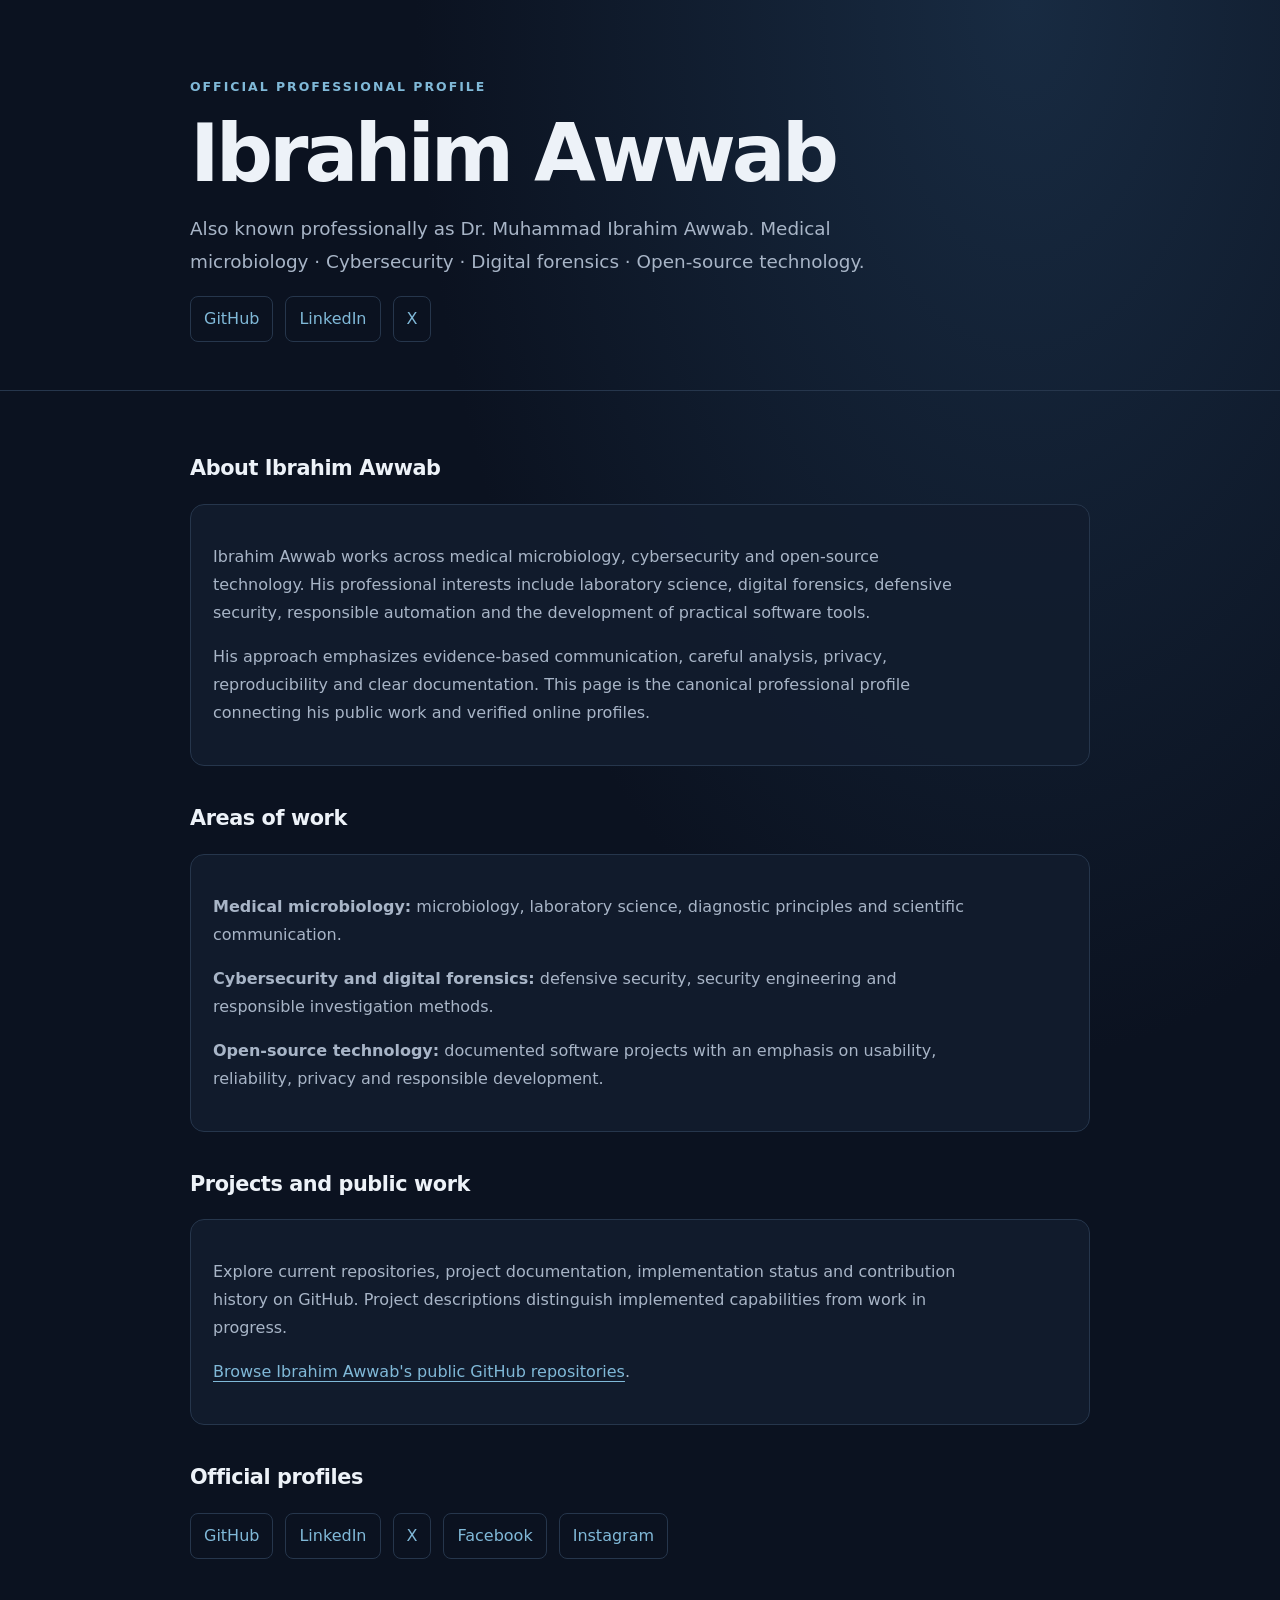
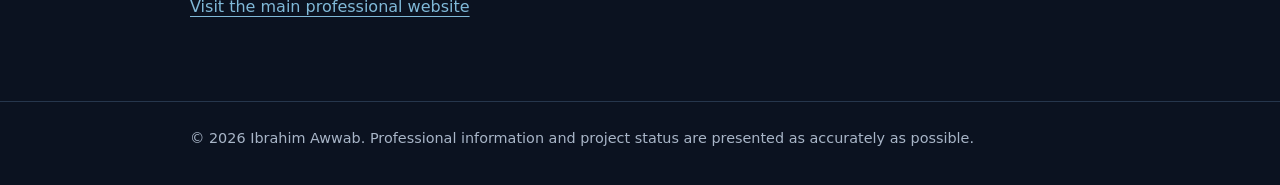
<file: founder/ibrahim-awwab/index.html>
<!doctype html>
<html lang="en">
<head>
  <meta charset="utf-8">
  <meta name="viewport" content="width=device-width, initial-scale=1">
  <meta name="theme-color" content="#101827">
  <meta name="description" content="Official professional profile of Ibrahim Awwab, also known as Dr. Muhammad Ibrahim Awwab. Explore his work in medical microbiology, cybersecurity, digital forensics and open-source technology.">
  <link rel="canonical" href="https://ibrahimawwab.github.io/founder/ibrahim-awwab/">
  <meta property="og:type" content="profile">
  <meta property="og:title" content="Ibrahim Awwab — Professional Profile">
  <meta property="og:description" content="Medical microbiology, cybersecurity, digital forensics and open-source technology.">
  <meta property="og:url" content="https://ibrahimawwab.github.io/founder/ibrahim-awwab/">
  <meta name="twitter:card" content="summary">
  <title>Ibrahim Awwab — Professional Profile</title>
  <script type="application/ld+json">
  {
    "@context": "https://schema.org",
    "@type": "Person",
    "@id": "https://ibrahimawwab.github.io/founder/ibrahim-awwab/#person",
    "name": "Ibrahim Awwab",
    "alternateName": "Dr. Muhammad Ibrahim Awwab",
    "url": "https://ibrahimawwab.github.io/founder/ibrahim-awwab/",
    "description": "Ibrahim Awwab is a medical microbiologist and cybersecurity specialist with interests in digital forensics, responsible technology and open-source software.",
    "jobTitle": [
      "Medical Microbiologist",
      "Cybersecurity Specialist",
      "Open-Source Builder"
    ],
    "sameAs": [
      "https://github.com/ibrahimawwab",
      "https://www.linkedin.com/in/ibrahimawwab",
      "https://twitter.com/ibrahimawwab",
      "https://www.facebook.com/drawwabnotes",
      "https://www.instagram.com/awwab2010"
    ]
  }
  </script>
  <style>
    :root{color-scheme:dark;--bg:#0b1220;--panel:#121d2e;--text:#edf2f8;--muted:#a8b5c7;--line:#26364c;--accent:#80b9d8}
    *{box-sizing:border-box}
    body{margin:0;background:radial-gradient(ellipse at 80% 0%,#182b42 0,transparent 42%),var(--bg);color:var(--text);font:16px/1.75 system-ui,-apple-system,BlinkMacSystemFont,"Segoe UI",sans-serif}
    a{color:var(--accent);text-underline-offset:4px}
    a:hover{color:#c4e5f5}
    .wrap{width:min(900px,calc(100% - 40px));margin:auto}
    header{padding:76px 0 48px;border-bottom:1px solid var(--line)}
    .eyebrow{color:var(--accent);font-size:.78rem;font-weight:700;letter-spacing:.16em;text-transform:uppercase}
    h1{margin:14px 0;font-size:clamp(2.5rem,8vw,5rem);line-height:1.04;letter-spacing:-.05em}
    .lead{max-width:720px;color:var(--muted);font-size:1.15rem}
    main{padding:42px 0 64px}
    section{margin-bottom:34px}
    h2{font-size:1.3rem;letter-spacing:-.02em}
    p{max-width:760px;color:var(--muted)}
    .panel{padding:22px;background:rgba(18,29,46,.86);border:1px solid var(--line);border-radius:14px}
    .links{display:flex;flex-wrap:wrap;gap:12px}
    .links a{padding:8px 13px;border:1px solid var(--line);border-radius:8px;text-decoration:none}
    footer{padding:24px 0 34px;border-top:1px solid var(--line);color:var(--muted);font-size:.9rem}
    :focus-visible{outline:3px solid var(--accent);outline-offset:3px}
  </style>
</head>
<body>
  <header>
    <div class="wrap">
      <div class="eyebrow">Official professional profile</div>
      <h1>Ibrahim Awwab</h1>
      <p class="lead">Also known professionally as Dr. Muhammad Ibrahim Awwab. Medical microbiology · Cybersecurity · Digital forensics · Open-source technology.</p>
      <nav class="links" aria-label="Verified professional profiles">
        <a href="https://github.com/ibrahimawwab" rel="me">GitHub</a>
        <a href="https://www.linkedin.com/in/ibrahimawwab" rel="me">LinkedIn</a>
        <a href="https://twitter.com/ibrahimawwab" rel="me">X</a>
      </nav>
    </div>
  </header>
  <main class="wrap">
    <section>
      <h2>About Ibrahim Awwab</h2>
      <div class="panel">
        <p>Ibrahim Awwab works across medical microbiology, cybersecurity and open-source technology. His professional interests include laboratory science, digital forensics, defensive security, responsible automation and the development of practical software tools.</p>
        <p>His approach emphasizes evidence-based communication, careful analysis, privacy, reproducibility and clear documentation. This page is the canonical professional profile connecting his public work and verified online profiles.</p>
      </div>
    </section>
    <section>
      <h2>Areas of work</h2>
      <div class="panel">
        <p><strong>Medical microbiology:</strong> microbiology, laboratory science, diagnostic principles and scientific communication.</p>
        <p><strong>Cybersecurity and digital forensics:</strong> defensive security, security engineering and responsible investigation methods.</p>
        <p><strong>Open-source technology:</strong> documented software projects with an emphasis on usability, reliability, privacy and responsible development.</p>
      </div>
    </section>
    <section>
      <h2>Projects and public work</h2>
      <div class="panel">
        <p>Explore current repositories, project documentation, implementation status and contribution history on GitHub. Project descriptions distinguish implemented capabilities from work in progress.</p>
        <p><a href="https://github.com/ibrahimawwab?tab=repositories">Browse Ibrahim Awwab's public GitHub repositories</a>.</p>
      </div>
    </section>
    <section>
      <h2>Official profiles</h2>
      <div class="links">
        <a href="https://github.com/ibrahimawwab" rel="me">GitHub</a>
        <a href="https://www.linkedin.com/in/ibrahimawwab" rel="me">LinkedIn</a>
        <a href="https://twitter.com/ibrahimawwab" rel="me">X</a>
        <a href="https://www.facebook.com/drawwabnotes" rel="me">Facebook</a>
        <a href="https://www.instagram.com/awwab2010" rel="me">Instagram</a>
      </div>
    </section>
    <p><a href="/">Visit the main professional website</a></p>
  </main>
  <footer><div class="wrap">© <span id="year">2026</span> Ibrahim Awwab. Professional information and project status are presented as accurately as possible.</div></footer>
  <script>document.getElementById("year").textContent=String(new Date().getFullYear());</script>
</body>
</html>
</file>
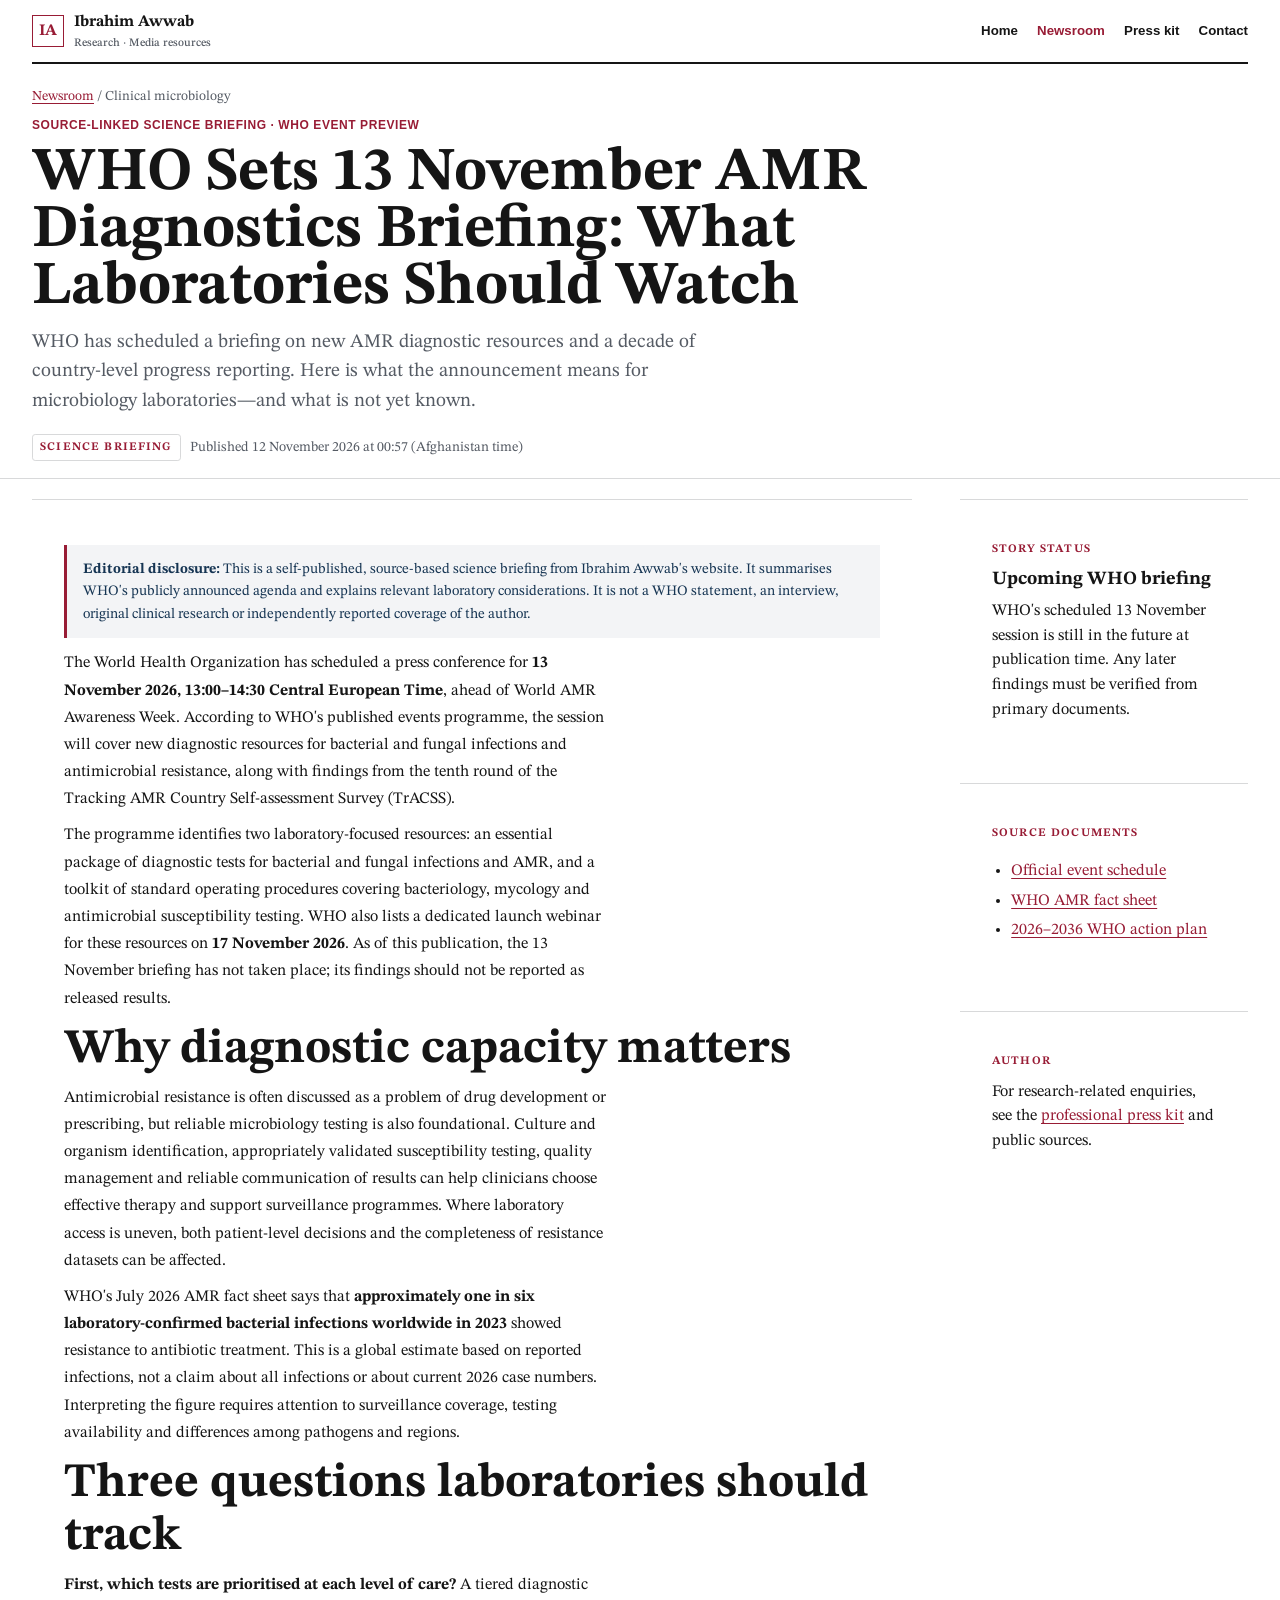
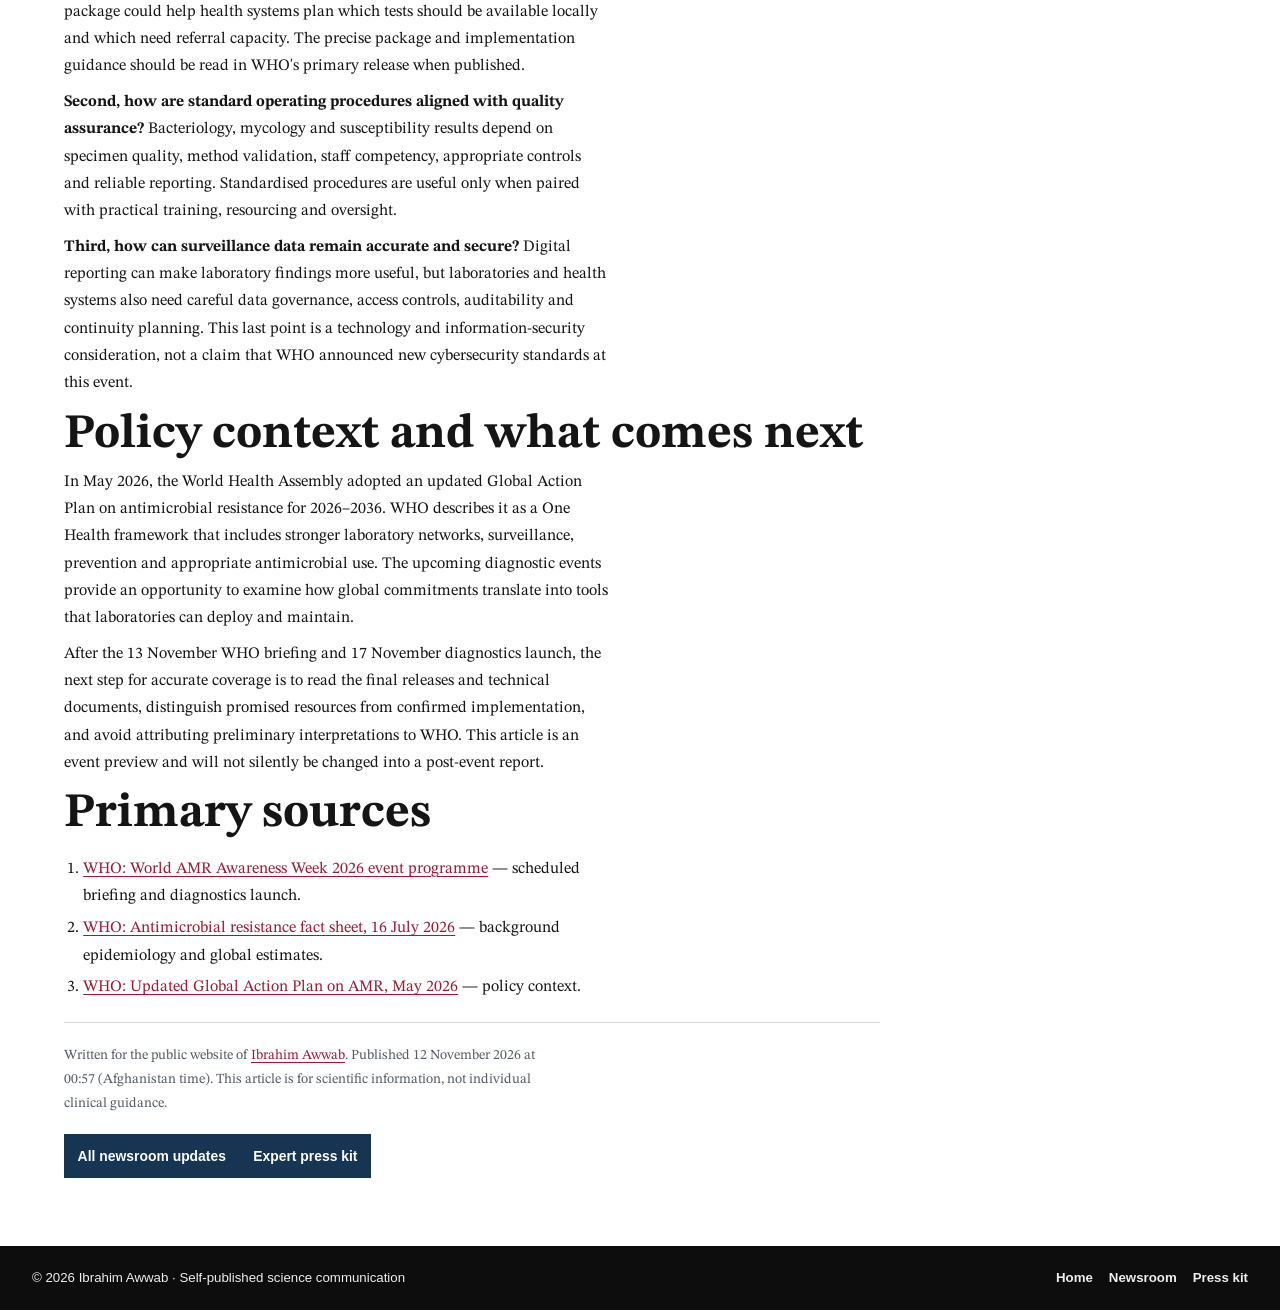
<file: newsroom/briefings/who-amr-diagnostics-november-2026/index.html>
<!doctype html><html lang="en"><head>
<meta charset="utf-8"><meta name="viewport" content="width=device-width, initial-scale=1">
<meta name="robots" content="index,follow,max-image-preview:large">
<meta name="author" content="Ibrahim Awwab">
<meta name="description" content="A source-linked microbiology briefing ahead of WHO's 13 November 2026 session on antimicrobial resistance diagnostics and national AMR progress.">
<meta property="og:type" content="article"><meta property="og:site_name" content="Ibrahim Awwab">
<meta property="og:title" content="WHO Sets 13 November AMR Diagnostics Briefing: What Laboratories Should Watch"><meta property="og:description" content="A source-linked microbiology briefing ahead of WHO's 13 November 2026 session on antimicrobial resistance diagnostics and national AMR progress.">
<meta property="og:url" content="https://ibrahimawwab.github.io/newsroom/briefings/who-amr-diagnostics-november-2026/">
<meta name="twitter:card" content="summary">
<link rel="canonical" href="https://ibrahimawwab.github.io/newsroom/briefings/who-amr-diagnostics-november-2026/"><link rel="icon" type="image/svg+xml" href="/favicon.svg">
<link rel="stylesheet" href="/newsroom/newsroom.css?v=editorial-20261119-r2">
<link rel="alternate" type="application/rss+xml" href="/newsroom/feed.xml" title="Ibrahim Awwab official updates">
<title>WHO Sets 13 November AMR Diagnostics Briefing: What Laboratories Should Watch | Ibrahim Awwab</title>
<script type="application/ld+json">{"@context":"https://schema.org","@type":"NewsArticle","@id":"https://ibrahimawwab.github.io/newsroom/briefings/who-amr-diagnostics-november-2026/#article","headline":"WHO Sets 13 November AMR Diagnostics Briefing: What Laboratories Should Watch","description":"A source-linked microbiology briefing ahead of WHO's 13 November 2026 session on antimicrobial resistance diagnostics and national AMR progress.","datePublished":"2026-11-12T00:57:44+04:30","dateModified":"2026-11-12T00:57:44+04:30","mainEntityOfPage":{"@type":"WebPage","@id":"https://ibrahimawwab.github.io/newsroom/briefings/who-amr-diagnostics-november-2026/"},"author":{"@type":"Person","name":"Ibrahim Awwab","url":"https://ibrahimawwab.github.io/","@id":"https://ibrahimawwab.github.io/#person"},"publisher":{"@type":"Person","name":"Ibrahim Awwab","url":"https://ibrahimawwab.github.io/"},"isAccessibleForFree":true,"inLanguage":"en","articleSection":"Clinical microbiology briefing","about":[{"@type":"Thing","name":"Antimicrobial resistance"},{"@type":"Thing","name":"Laboratory diagnostics"}]}</script></head><body>
<a href="#content" class="skip">Skip to content</a>
<header><div class="shell topbar"><a class="brand" href="/"><span class="mark">IA</span><span><strong>Ibrahim Awwab</strong><small>Research · Media resources</small></span></a><nav aria-label="Main navigation"><a href="/">Home</a><a href="/newsroom/" aria-current="page">Newsroom</a><a href="/press/">Press kit</a><a href="https://www.linkedin.com/in/ibrahimawwab/">Contact</a></nav></div></header>
<section class="hero"><div class="shell"><p class="crumb"><a href="/newsroom/">Newsroom</a> / Clinical microbiology</p><p class="eyebrow">Source-linked science briefing · WHO event preview</p><h1>WHO Sets 13 November AMR Diagnostics Briefing: What Laboratories Should Watch</h1><p class="lead">WHO has scheduled a briefing on new AMR diagnostic resources and a decade of country-level progress reporting. Here is what the announcement means for microbiology laboratories—and what is not yet known.</p><div class="meta"><span class="tag">Science briefing</span><time datetime="2026-11-12T00:57:44+04:30">Published 12 November 2026 at 00:57 (Afghanistan time)</time></div></div></section>
<main class="shell" id="content"><div class="layout"><article class="panel article">
<div class="disclosure"><strong>Editorial disclosure:</strong> This is a self-published, source-based science briefing from Ibrahim Awwab's website. It summarises WHO's publicly announced agenda and explains relevant laboratory considerations. It is not a WHO statement, an interview, original clinical research or independently reported coverage of the author.</div>
<p>The World Health Organization has scheduled a press conference for <strong>13 November 2026, 13:00–14:30 Central European Time</strong>, ahead of World AMR Awareness Week. According to WHO's published events programme, the session will cover new diagnostic resources for bacterial and fungal infections and antimicrobial resistance, along with findings from the tenth round of the Tracking AMR Country Self-assessment Survey (TrACSS).</p>
<p>The programme identifies two laboratory-focused resources: an essential package of diagnostic tests for bacterial and fungal infections and AMR, and a toolkit of standard operating procedures covering bacteriology, mycology and antimicrobial susceptibility testing. WHO also lists a dedicated launch webinar for these resources on <strong>17 November 2026</strong>. As of this publication, the 13 November briefing has not taken place; its findings should not be reported as released results.</p>
<h2>Why diagnostic capacity matters</h2>
<p>Antimicrobial resistance is often discussed as a problem of drug development or prescribing, but reliable microbiology testing is also foundational. Culture and organism identification, appropriately validated susceptibility testing, quality management and reliable communication of results can help clinicians choose effective therapy and support surveillance programmes. Where laboratory access is uneven, both patient-level decisions and the completeness of resistance datasets can be affected.</p>
<p>WHO's July 2026 AMR fact sheet says that <strong>approximately one in six laboratory-confirmed bacterial infections worldwide in 2023</strong> showed resistance to antibiotic treatment. This is a global estimate based on reported infections, not a claim about all infections or about current 2026 case numbers. Interpreting the figure requires attention to surveillance coverage, testing availability and differences among pathogens and regions.</p>
<h2>Three questions laboratories should track</h2>
<p><strong>First, which tests are prioritised at each level of care?</strong> A tiered diagnostic package could help health systems plan which tests should be available locally and which need referral capacity. The precise package and implementation guidance should be read in WHO's primary release when published.</p>
<p><strong>Second, how are standard operating procedures aligned with quality assurance?</strong> Bacteriology, mycology and susceptibility results depend on specimen quality, method validation, staff competency, appropriate controls and reliable reporting. Standardised procedures are useful only when paired with practical training, resourcing and oversight.</p>
<p><strong>Third, how can surveillance data remain accurate and secure?</strong> Digital reporting can make laboratory findings more useful, but laboratories and health systems also need careful data governance, access controls, auditability and continuity planning. This last point is a technology and information-security consideration, not a claim that WHO announced new cybersecurity standards at this event.</p>
<h2>Policy context and what comes next</h2>
<p>In May 2026, the World Health Assembly adopted an updated Global Action Plan on antimicrobial resistance for 2026–2036. WHO describes it as a One Health framework that includes stronger laboratory networks, surveillance, prevention and appropriate antimicrobial use. The upcoming diagnostic events provide an opportunity to examine how global commitments translate into tools that laboratories can deploy and maintain.</p>
<p>After the 13 November WHO briefing and 17 November diagnostics launch, the next step for accurate coverage is to read the final releases and technical documents, distinguish promised resources from confirmed implementation, and avoid attributing preliminary interpretations to WHO. This article is an event preview and will not silently be changed into a post-event report.</p>
<h2>Primary sources</h2>
<ol><li><a href="https://www.who.int/campaigns/world-amr-awareness-week/world-amr-awareness-week-2026/waaw-events" rel="noopener noreferrer">WHO: World AMR Awareness Week 2026 event programme</a> — scheduled briefing and diagnostics launch.</li><li><a href="https://www.who.int/news-room/fact-sheets/detail/antimicrobial-resistance" rel="noopener noreferrer">WHO: Antimicrobial resistance fact sheet, 16 July 2026</a> — background epidemiology and global estimates.</li><li><a href="https://www.who.int/news/item/25-05-2026-the-world-health-assembly-adopts-updated-global-action-plan-on-antimicrobial-resistance-%282026-2036%29" rel="noopener noreferrer">WHO: Updated Global Action Plan on AMR, May 2026</a> — policy context.</li></ol>
<div class="line"></div><p class="date">Written for the public website of <a href="/">Ibrahim Awwab</a>. Published <time datetime="2026-11-12T00:57:44+04:30">12 November 2026 at 00:57 (Afghanistan time)</time>. This article is for scientific information, not individual clinical guidance.</p><a class="btn" href="/newsroom/">All newsroom updates</a><a class="btn" href="/press/">Expert press kit</a>
</article><aside class="stack"><section class="panel"><p class="kicker">Story status</p><h3>Upcoming WHO briefing</h3><p>WHO's scheduled 13 November session is still in the future at publication time. Any later findings must be verified from primary documents.</p></section><section class="panel"><p class="kicker">Source documents</p><ul><li><a href="https://www.who.int/campaigns/world-amr-awareness-week/world-amr-awareness-week-2026/waaw-events">Official event schedule</a></li><li><a href="https://www.who.int/news-room/fact-sheets/detail/antimicrobial-resistance">WHO AMR fact sheet</a></li><li><a href="https://www.who.int/news/item/25-05-2026-the-world-health-assembly-adopts-updated-global-action-plan-on-antimicrobial-resistance-%282026-2036%29">2026–2036 WHO action plan</a></li></ul></section><section class="panel"><p class="kicker">Author</p><p>For research-related enquiries, see the <a href="/press/">professional press kit</a> and public sources.</p></section></aside></div></main>
<footer class="footer"><div class="shell"><span>© 2026 Ibrahim Awwab · Self-published science communication</span><span><a href="/">Home</a><a href="/newsroom/">Newsroom</a><a href="/press/">Press kit</a></span></div></footer>
</body></html>
</file>
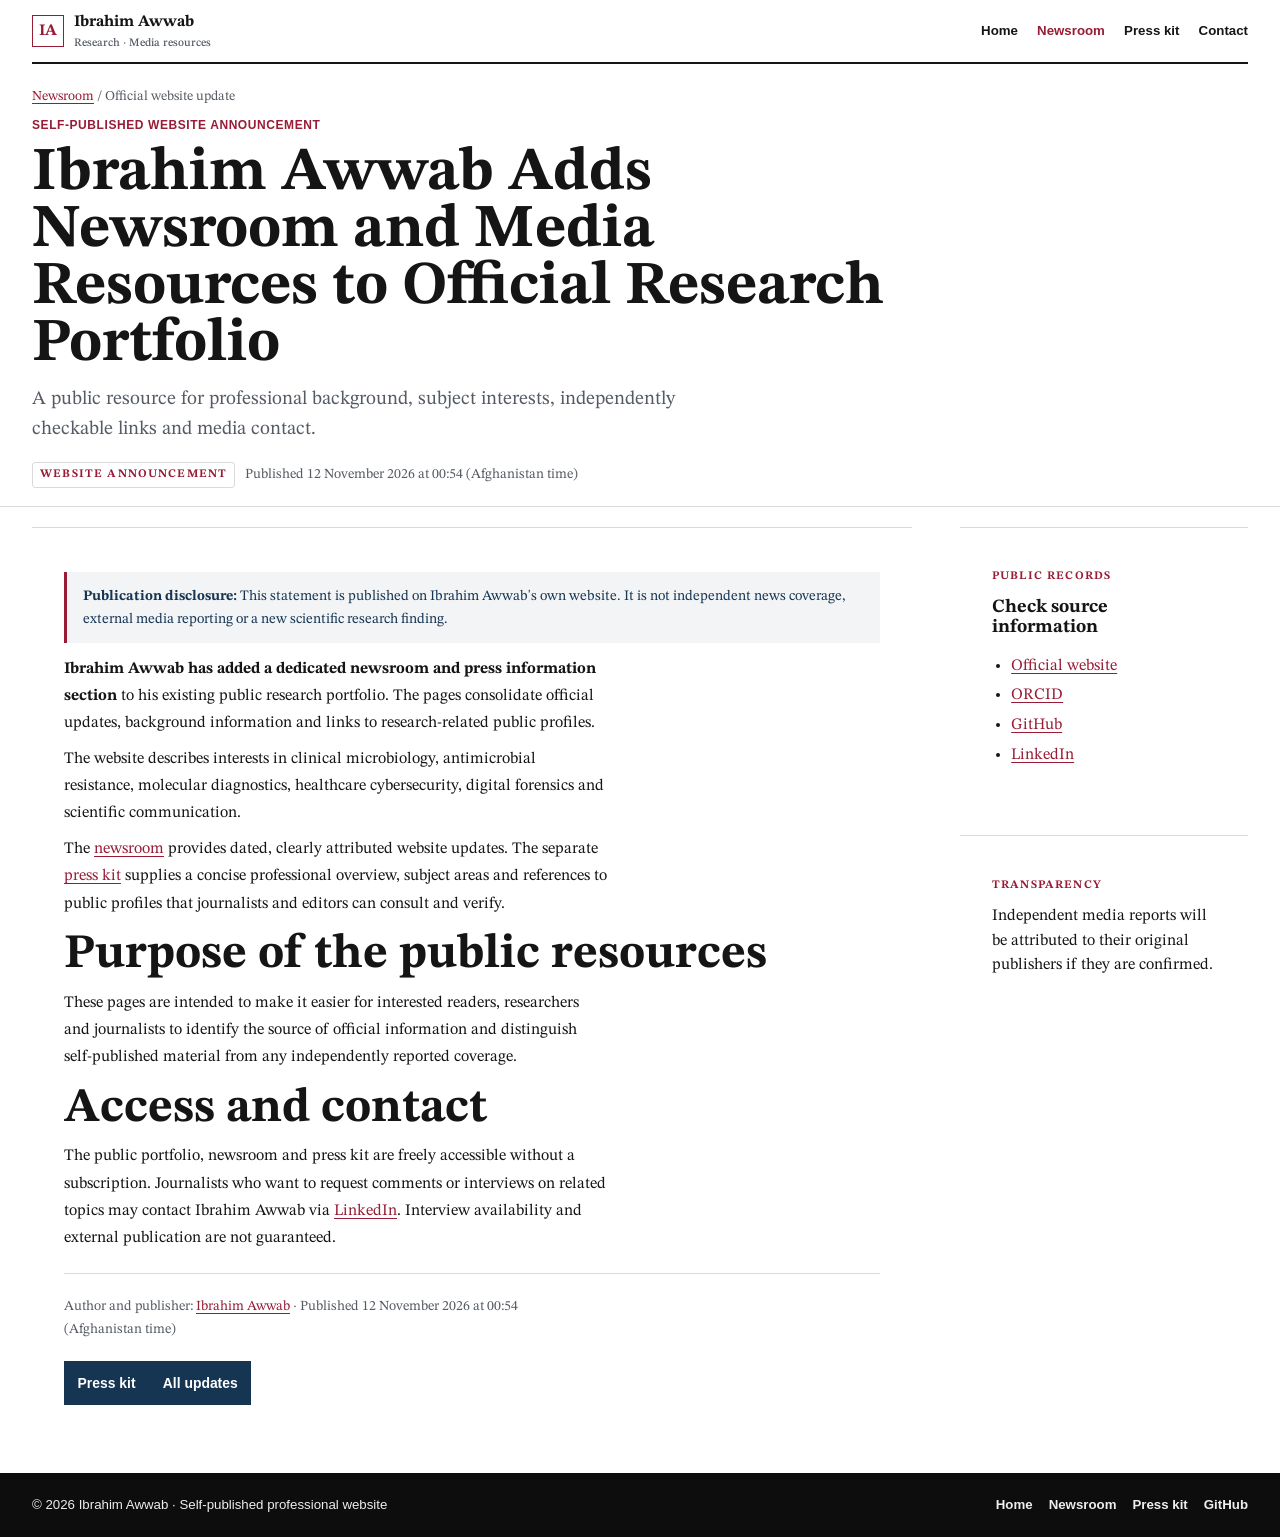
<file: newsroom/updates/portfolio-media-resources/index.html>
<!doctype html>
<html lang="en"><head>
<meta charset="utf-8">
<meta name="viewport" content="width=device-width, initial-scale=1">
<meta name="robots" content="index,follow,max-image-preview:large">
<meta name="author" content="Ibrahim Awwab">
<meta name="description" content="Ibrahim Awwab publishes official, self-issued updates and media resources on his microbiology and cybersecurity portfolio.">
<meta property="og:site_name" content="Ibrahim Awwab">
<meta property="og:title" content="Ibrahim Awwab Adds Newsroom and Media Resources to Official Research Portfolio | Ibrahim Awwab">
<meta property="og:description" content="Ibrahim Awwab publishes official, self-issued updates and media resources on his microbiology and cybersecurity portfolio.">
<meta property="og:url" content="https://ibrahimawwab.github.io/newsroom/updates/portfolio-media-resources/">
<meta property="og:type" content="article">
<meta name="twitter:card" content="summary">
<link rel="canonical" href="https://ibrahimawwab.github.io/newsroom/updates/portfolio-media-resources/">
<link rel="icon" type="image/svg+xml" href="/favicon.svg">
<link rel="stylesheet" href="/newsroom/newsroom.css?v=editorial-20261119-r2">
<link rel="alternate" type="application/rss+xml" title="Ibrahim Awwab official updates" href="https://ibrahimawwab.github.io/newsroom/feed.xml">
<title>Ibrahim Awwab Adds Newsroom and Media Resources to Official Research Portfolio | Ibrahim Awwab</title>
<script type="application/ld+json">{"@context":"https://schema.org","@type":"Article","@id":"https://ibrahimawwab.github.io/newsroom/updates/portfolio-media-resources/#article","mainEntityOfPage":{"@type":"WebPage","@id":"https://ibrahimawwab.github.io/newsroom/updates/portfolio-media-resources/"},"headline":"Ibrahim Awwab Adds Newsroom and Media Resources to Official Research Portfolio","description":"Ibrahim Awwab publishes official, self-issued updates and media resources on his microbiology and cybersecurity portfolio.","articleSection":"Website update","genre":"Self-published website announcement","datePublished":"2026-11-12T00:54:21+04:30","dateModified":"2026-11-12T00:54:21+04:30","author":{"@type":"Person","@id":"https://ibrahimawwab.github.io/#person","name":"Ibrahim Awwab","url":"https://ibrahimawwab.github.io/"},"publisher":{"@type":"Person","name":"Ibrahim Awwab","url":"https://ibrahimawwab.github.io/"},"isAccessibleForFree":true,"inLanguage":"en"}</script>
</head><body><a href="#content" class="skip">Skip to content</a><header><div class="shell topbar"><a class="brand" href="/"><span class="mark">IA</span><span><strong>Ibrahim Awwab</strong><small>Research · Media resources</small></span></a><nav aria-label="Main navigation"><a href="/">Home</a><a href="/newsroom/" aria-current="page">Newsroom</a><a href="/press/" >Press kit</a><a href="https://www.linkedin.com/in/ibrahimawwab/">Contact</a></nav></div></header><section class="hero"><div class="shell"><p class="crumb"><a href="/newsroom/">Newsroom</a> / Official website update</p><p class="eyebrow">Self-published website announcement</p><h1>Ibrahim Awwab Adds Newsroom and Media Resources to Official Research Portfolio</h1><p class="lead">A public resource for professional background, subject interests, independently checkable links and media contact.</p><div class="meta"><span class="tag">Website announcement</span><time datetime="2026-11-12T00:54:21+04:30">Published 12 November 2026 at 00:54 (Afghanistan time)</time></div></div></section><main class="shell" id="content"><div class="layout"><article class="panel article"><div class="disclosure"><strong>Publication disclosure:</strong> This statement is published on Ibrahim Awwab's own website. It is not independent news coverage, external media reporting or a new scientific research finding.</div><p><strong>Ibrahim Awwab has added a dedicated newsroom and press information section</strong> to his existing public research portfolio. The pages consolidate official updates, background information and links to research-related public profiles.</p><p>The website describes interests in clinical microbiology, antimicrobial resistance, molecular diagnostics, healthcare cybersecurity, digital forensics and scientific communication.</p><p>The <a href="/newsroom/">newsroom</a> provides dated, clearly attributed website updates. The separate <a href="/press/">press kit</a> supplies a concise professional overview, subject areas and references to public profiles that journalists and editors can consult and verify.</p><h2>Purpose of the public resources</h2><p>These pages are intended to make it easier for interested readers, researchers and journalists to identify the source of official information and distinguish self-published material from any independently reported coverage.</p><h2>Access and contact</h2><p>The public portfolio, newsroom and press kit are freely accessible without a subscription. Journalists who want to request comments or interviews on related topics may contact Ibrahim Awwab via <a href="https://www.linkedin.com/in/ibrahimawwab/">LinkedIn</a>. Interview availability and external publication are not guaranteed.</p><div class="line"></div><p class="date">Author and publisher: <a href="/">Ibrahim Awwab</a> · Published <time datetime="2026-11-12T00:54:21+04:30">12 November 2026 at 00:54 (Afghanistan time)</time></p><a class="btn" href="/press/">Press kit</a><a class="btn" href="/newsroom/">All updates</a></article><aside class="stack"><section class="panel"><p class="kicker">Public records</p><h3>Check source information</h3><ul><li><a href="/">Official website</a></li><li><a href="https://orcid.org/0009-0008-7559-4698">ORCID</a></li><li><a href="https://github.com/ibrahimawwab">GitHub</a></li><li><a href="https://www.linkedin.com/in/ibrahimawwab/">LinkedIn</a></li></ul></section><section class="panel"><p class="kicker">Transparency</p><p>Independent media reports will be attributed to their original publishers if they are confirmed.</p></section></aside></div></main><footer class="footer"><div class="shell"><span>© 2026 Ibrahim Awwab · Self-published professional website</span><span><a href="/">Home</a><a href="/newsroom/">Newsroom</a><a href="/press/">Press kit</a><a href="https://github.com/ibrahimawwab">GitHub</a></span></div></footer></body></html>
</file>
<file: newsroom/newsroom.css>
@import url("/portfolio.css?v=editorial-20261119-r2");

.brand strong, .brand small { display: block; }
.brand small { font-size: .71rem; font-weight: 500; color: var(--muted); }
.topbar nav a[aria-current="page"] { color: var(--accent); text-decoration-thickness: 2px; }
.hero { display: block; padding-block: 1.4rem 1.1rem; border-block-end: 1px solid var(--line); }
.hero h1 { margin-block: .7rem; max-width: 55rem; font-size: clamp(2.15rem, 5.2vw, 3.8rem); line-height: .94; }
.lead { max-width: 43rem; color: var(--muted); font-size: clamp(1.05rem, 2vw, 1.2rem); }
.crumb { font-size: .85rem; color: var(--muted); margin-bottom: .6rem; }
main { padding-block: 1.25rem 2.25rem; }
.layout { display: grid; grid-template-columns: minmax(0, 1fr) minmax(14rem, 18rem); gap: clamp(1.2rem, 4vw, 3rem); align-items: start; }
.stack { display: grid; gap: 1.25rem; }
.stack > section > h2 { margin-bottom: 1.1rem; }
.panel { padding: clamp(1.2rem, 3vw, 2rem); background: var(--surface); border-block-start: 1px solid var(--line); overflow-wrap: anywhere; }
.panel + .panel { margin-top: 1rem; }
.stack > .panel + .panel { margin-top: 0; }
.panel h2 { font-size: clamp(1.9rem, 4vw, 3rem); }
.panel h2 + h2, .panel h2:not(:first-child), .panel h3:not(:first-child) { margin-top: .65rem; }
.panel h2 a { color: var(--ink); text-decoration-thickness: 1px; }
.panel p { margin-block: .55rem; }
.panel ul, .panel ol { padding-inline-start: 1.2rem; }
.panel li + li { margin-top: .3rem; }
.kicker, .tag { color: var(--accent); font-size: .72rem; font-weight: 700; text-transform: uppercase; letter-spacing: .1em; }
.tag { display: inline-block; border: 1px solid var(--line); border-radius: .2rem; padding: .2rem .45rem; }
.date, .subtle, .meta time { color: var(--muted); font-size: .87rem; }
.meta { display: flex; align-items: center; flex-wrap: wrap; gap: .6rem; margin-top: 1.1rem; }
.disclosure { border-inline-start: 3px solid var(--accent); background: var(--tint); padding: .8rem 1rem; margin-block: .8rem; color: var(--deep); font-size: .9rem; }
.btn { margin-top: .65rem; }
.article h2 { margin-top: 1.6rem; }
.article :is(p, ul, ol, blockquote) { max-inline-size: 68ch; line-height: 1.7; }
.line { height: 1px; background: var(--line); margin-block: 1.3rem; }
.grid { display: grid; grid-template-columns: repeat(2, minmax(0, 1fr)); gap: 1rem; }
.grid .panel { margin-top: 0; }
.footer .shell > span:last-child { display: flex; flex-wrap: wrap; gap: .45rem 1rem; }
@media (max-width: 50rem) { .layout { grid-template-columns: 1fr; } }
@media (max-width: 34rem) { .grid { grid-template-columns: 1fr; } }

.newsroom-front > .section-heading { border-block-end: 1px solid var(--line); padding-block-end: .65rem; margin: 0; }
.newsroom-front h1 { font-size: clamp(1.6rem,4vw,2.35rem); }
.newsroom-front .lead { margin-top: .16rem; }
.newsroom-front .disclosure { margin-top: .8rem; font-family: var(--body); }
</file>
